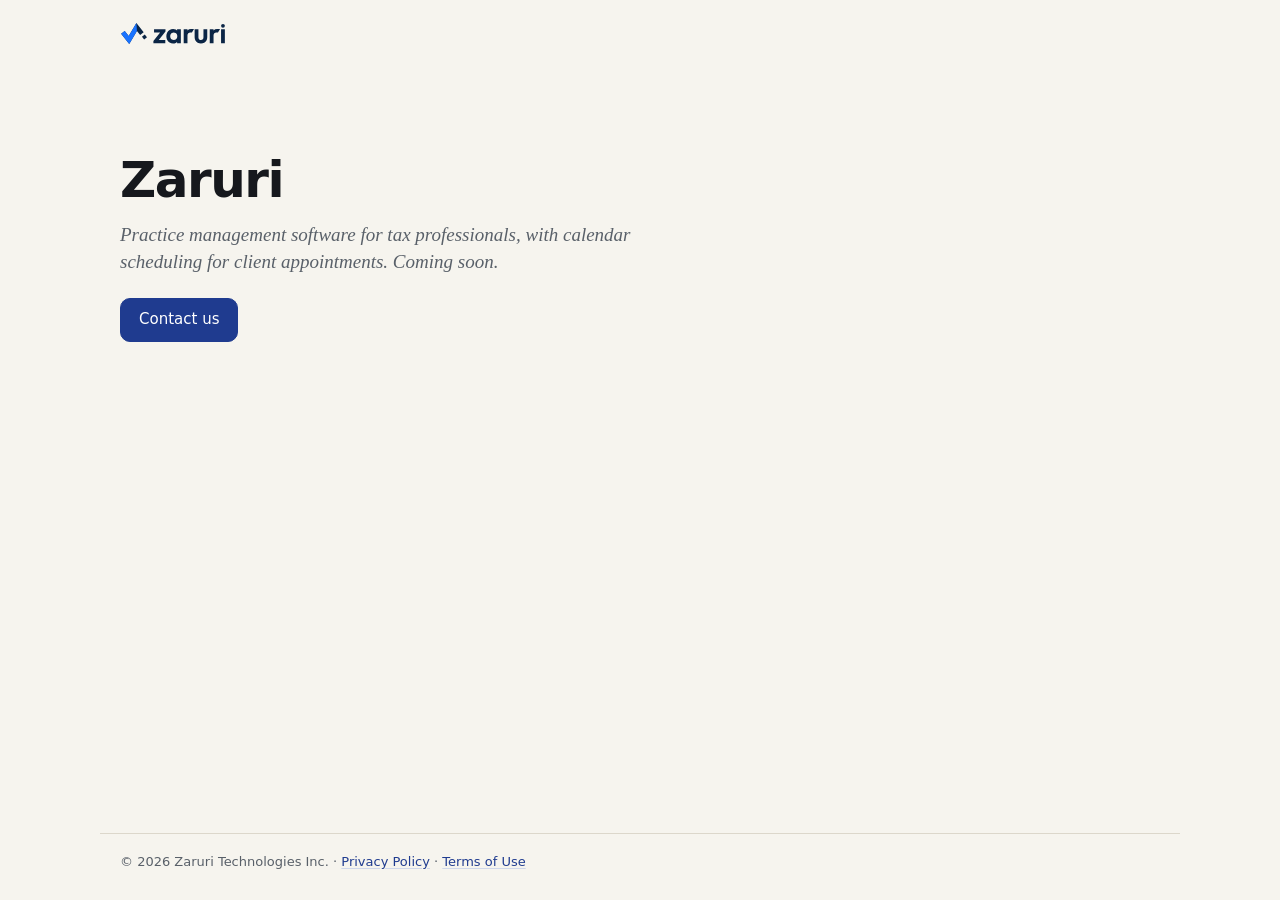
<file: index.html>
<!doctype html>
<html lang="en">
<head>
<meta charset="utf-8">
<meta name="viewport" content="width=device-width, initial-scale=1">
<title>Zaruri</title>
<meta name="description" content="Practice management software for tax professionals, with calendar scheduling for client appointments. Coming soon.">
<meta name="color-scheme" content="light dark">
<link rel="icon" type="image/svg+xml" href="data:image/svg+xml,%3Csvg%20xmlns%3D%22http%3A%2F%2Fwww.w3.org%2F2000%2Fsvg%22%20viewBox%3D%22-2.5%205.3%20103.6%20103.6%22%3E%3Cstyle%3E.b%7Bfill%3A%230B2545%7D.f%7Bfill%3A%231A73FF%7D%40media%20%28prefers-color-scheme%3Adark%29%7B.b%7Bfill%3A%23FFFFFF%7D.f%7Bfill%3A%234C8DFF%7D%7D%3C%2Fstyle%3E%3Cg%20transform%3D%22translate%280%208.55%29%22%3E%3Cpath%20class%3D%22b%22%20d%3D%22M0.530%2049.869%20L31.079%2088.750%20L59.107%2041.704%20L69.552%2054.897%20L84.448%2043.103%20L56.893%208.296%20L28.921%2055.250%20L15.470%2038.131Z%22%2F%3E%3Cpath%20class%3D%22f%22%20d%3D%22M0.530%2049.869%20L31.079%2088.750%20L28.921%2055.250%20L15.470%2038.131Z%20M31.079%2088.750%20L59.107%2041.704%20L56.893%208.296%20L28.921%2055.250Z%22%2F%3E%3Cpath%20class%3D%22b%22%20d%3D%22M88.777%2051.793%20L98.088%2063.554%20L86.327%2072.864%20L77.016%2061.104Z%22%2F%3E%3C%2Fg%3E%3C%2Fsvg%3E">
<link rel="stylesheet" href="/styles.css">
</head>
<body>
<a class="skip" href="#main">Skip to content</a>
<header class="site-head">
  <a class="brand" href="/" aria-label="Zaruri home"><svg class="logo-light" aria-hidden="true" focusable="false" xmlns="http://www.w3.org/2000/svg" viewBox="-235.3 -52.1 759.7 166.0"><g transform="translate(-230.24 -64.85) scale(1.9723)"><path d="M1.513 49.097 L30.937 86.546 L58.961 39.506 L70.532 54.121 L83.468 43.879 L57.039 10.494 L29.063 57.454 L14.487 38.903Z" fill="#0B2545"/><path d="M1.513 49.097 L30.937 86.546 L29.063 57.454 L14.487 38.903Z M30.937 86.546 L58.961 39.506 L57.039 10.494 L29.063 57.454Z" fill="#1A73FF"/><path d="M87.372 51.630 L95.441 61.822 L85.249 69.892 L77.180 59.699Z" fill="#0B2545"/></g><path d="M 4.1 84.5 58 15.5H 90.7L 36.8 84.5ZM 4.1 100V 84.5L 26.5 76.4H 89.4V 100ZM 8.7 23.6V 0H 90.7V 15.5L 68.9 23.6Z M 144.9 102.1Q 131.2 102.1 120.2 95.2Q 109.3 88.4 103.1 76.6Q 96.8 64.8 96.8 50.1Q 96.8 35.2 103.1 23.4Q 109.3 11.6 120.2 4.8Q 131.2 -2.1 144.9 -2.1Q 155.6 -2.1 164.1 2.3Q 172.6 6.6 177.7 14.4Q 182.8 22.2 183.2 31.9V 67.9Q 182.8 77.8 177.7 85.5Q 172.6 93.2 164.1 97.6Q 155.6 102.1 144.9 102.1ZM 149.8 77Q 161.2 77 168.3 69.5Q 175.3 61.9 175.3 49.9Q 175.3 42 172.1 35.9Q 168.9 29.8 163.2 26.4Q 157.5 23 149.8 23Q 142.4 23 136.7 26.4Q 131 29.8 127.8 35.9Q 124.6 42 124.6 49.9Q 124.6 58 127.8 64.1Q 131 70.2 136.7 73.6Q 142.4 77 149.8 77ZM 173.9 100V 73.1L 178.2 48.7L 173.9 24.6V 0H 200.8V 100Z M 221.2 100V 0H 248.3V 100ZM 248.3 44.7 237.8 37.7Q 239.7 19.3 248.6 8.6Q 257.5 -2.1 274.2 -2.1H 295L 280.2 22.6H 268Q 259.3 22.6 253.8 28.1Q 248.3 33.5 248.3 44.7Z M 344.9 102.1Q 331.7 102.1 321.4 96.5Q 311.2 90.9 305.4 81Q 299.6 71 299.6 58V 0H 326.9V 57.3Q 326.9 63.6 329 68Q 331.1 72.5 335.2 74.7Q 339.3 77 344.9 77Q 353.4 77 358.2 71.8Q 362.9 66.7 362.9 57.3V 0H 390.1V 58Q 390.1 71.2 384.4 81.2Q 378.7 91.1 368.4 96.6Q 358.2 102.1 344.9 102.1Z M 408 100V 0H 435.2V 100ZM 435.2 44.7 424.6 37.7Q 426.5 19.3 435.4 8.6Q 444.3 -2.1 461 -2.1H 481.8L 467 22.6H 454.8Q 446.1 22.6 440.6 28.1Q 435.2 33.5 435.2 44.7Z M 489.1 100V 0H 516.4V 100Z M489.10 -24.65 A13.65 13.65 0 1 0 516.40 -24.65 A13.65 13.65 0 1 0 489.10 -24.65 Z" fill="#0B2545"/></svg><svg class="logo-dark" aria-hidden="true" focusable="false" xmlns="http://www.w3.org/2000/svg" viewBox="-235.3 -52.1 759.7 166.0"><g transform="translate(-230.24 -64.85) scale(1.9723)"><path d="M1.513 49.097 L30.937 86.546 L58.961 39.506 L70.532 54.121 L83.468 43.879 L57.039 10.494 L29.063 57.454 L14.487 38.903Z" fill="#FFFFFF"/><path d="M1.513 49.097 L30.937 86.546 L29.063 57.454 L14.487 38.903Z M30.937 86.546 L58.961 39.506 L57.039 10.494 L29.063 57.454Z" fill="#4C8DFF"/><path d="M87.372 51.630 L95.441 61.822 L85.249 69.892 L77.180 59.699Z" fill="#FFFFFF"/></g><path d="M 4.1 84.5 58 15.5H 90.7L 36.8 84.5ZM 4.1 100V 84.5L 26.5 76.4H 89.4V 100ZM 8.7 23.6V 0H 90.7V 15.5L 68.9 23.6Z M 144.9 102.1Q 131.2 102.1 120.2 95.2Q 109.3 88.4 103.1 76.6Q 96.8 64.8 96.8 50.1Q 96.8 35.2 103.1 23.4Q 109.3 11.6 120.2 4.8Q 131.2 -2.1 144.9 -2.1Q 155.6 -2.1 164.1 2.3Q 172.6 6.6 177.7 14.4Q 182.8 22.2 183.2 31.9V 67.9Q 182.8 77.8 177.7 85.5Q 172.6 93.2 164.1 97.6Q 155.6 102.1 144.9 102.1ZM 149.8 77Q 161.2 77 168.3 69.5Q 175.3 61.9 175.3 49.9Q 175.3 42 172.1 35.9Q 168.9 29.8 163.2 26.4Q 157.5 23 149.8 23Q 142.4 23 136.7 26.4Q 131 29.8 127.8 35.9Q 124.6 42 124.6 49.9Q 124.6 58 127.8 64.1Q 131 70.2 136.7 73.6Q 142.4 77 149.8 77ZM 173.9 100V 73.1L 178.2 48.7L 173.9 24.6V 0H 200.8V 100Z M 221.2 100V 0H 248.3V 100ZM 248.3 44.7 237.8 37.7Q 239.7 19.3 248.6 8.6Q 257.5 -2.1 274.2 -2.1H 295L 280.2 22.6H 268Q 259.3 22.6 253.8 28.1Q 248.3 33.5 248.3 44.7Z M 344.9 102.1Q 331.7 102.1 321.4 96.5Q 311.2 90.9 305.4 81Q 299.6 71 299.6 58V 0H 326.9V 57.3Q 326.9 63.6 329 68Q 331.1 72.5 335.2 74.7Q 339.3 77 344.9 77Q 353.4 77 358.2 71.8Q 362.9 66.7 362.9 57.3V 0H 390.1V 58Q 390.1 71.2 384.4 81.2Q 378.7 91.1 368.4 96.6Q 358.2 102.1 344.9 102.1Z M 408 100V 0H 435.2V 100ZM 435.2 44.7 424.6 37.7Q 426.5 19.3 435.4 8.6Q 444.3 -2.1 461 -2.1H 481.8L 467 22.6H 454.8Q 446.1 22.6 440.6 28.1Q 435.2 33.5 435.2 44.7Z M 489.1 100V 0H 516.4V 100Z M489.10 -24.65 A13.65 13.65 0 1 0 516.40 -24.65 A13.65 13.65 0 1 0 489.10 -24.65 Z" fill="#FFFFFF"/></svg></a>
</header>
<main id="main">
<section class="hero" aria-labelledby="h1">
  <h1 id="h1">Zaruri</h1>
  <p class="story">Practice management software for tax professionals, with calendar scheduling for client appointments. Coming soon.</p>
  <p><a class="btn pri lg" href="mailto:hello@zaruri.com">Contact us</a></p>
</section>
</main>
<footer class="site-foot">
  <p>© 2026 Zaruri Technologies Inc. · <a href="/privacy/">Privacy Policy</a> · <a href="/terms/">Terms of Use</a></p>
</footer>
</body>
</html>
</file>
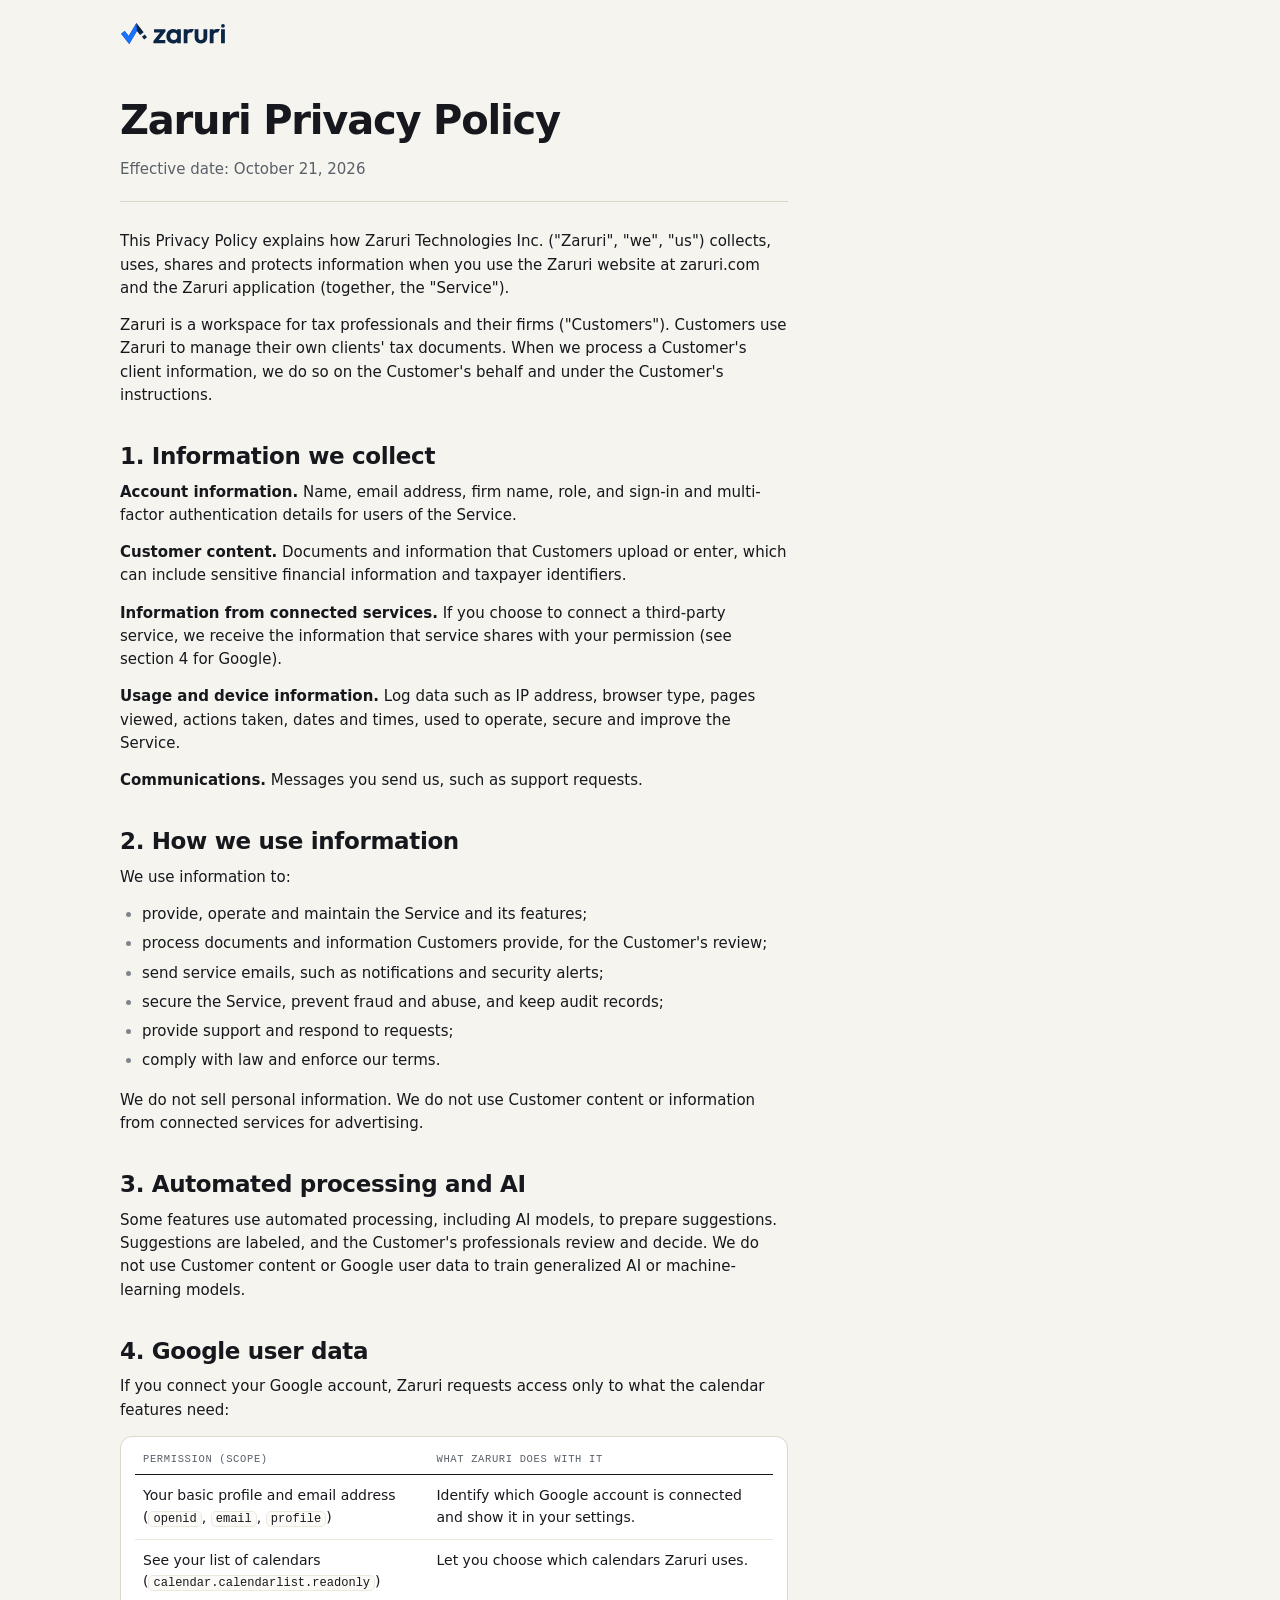
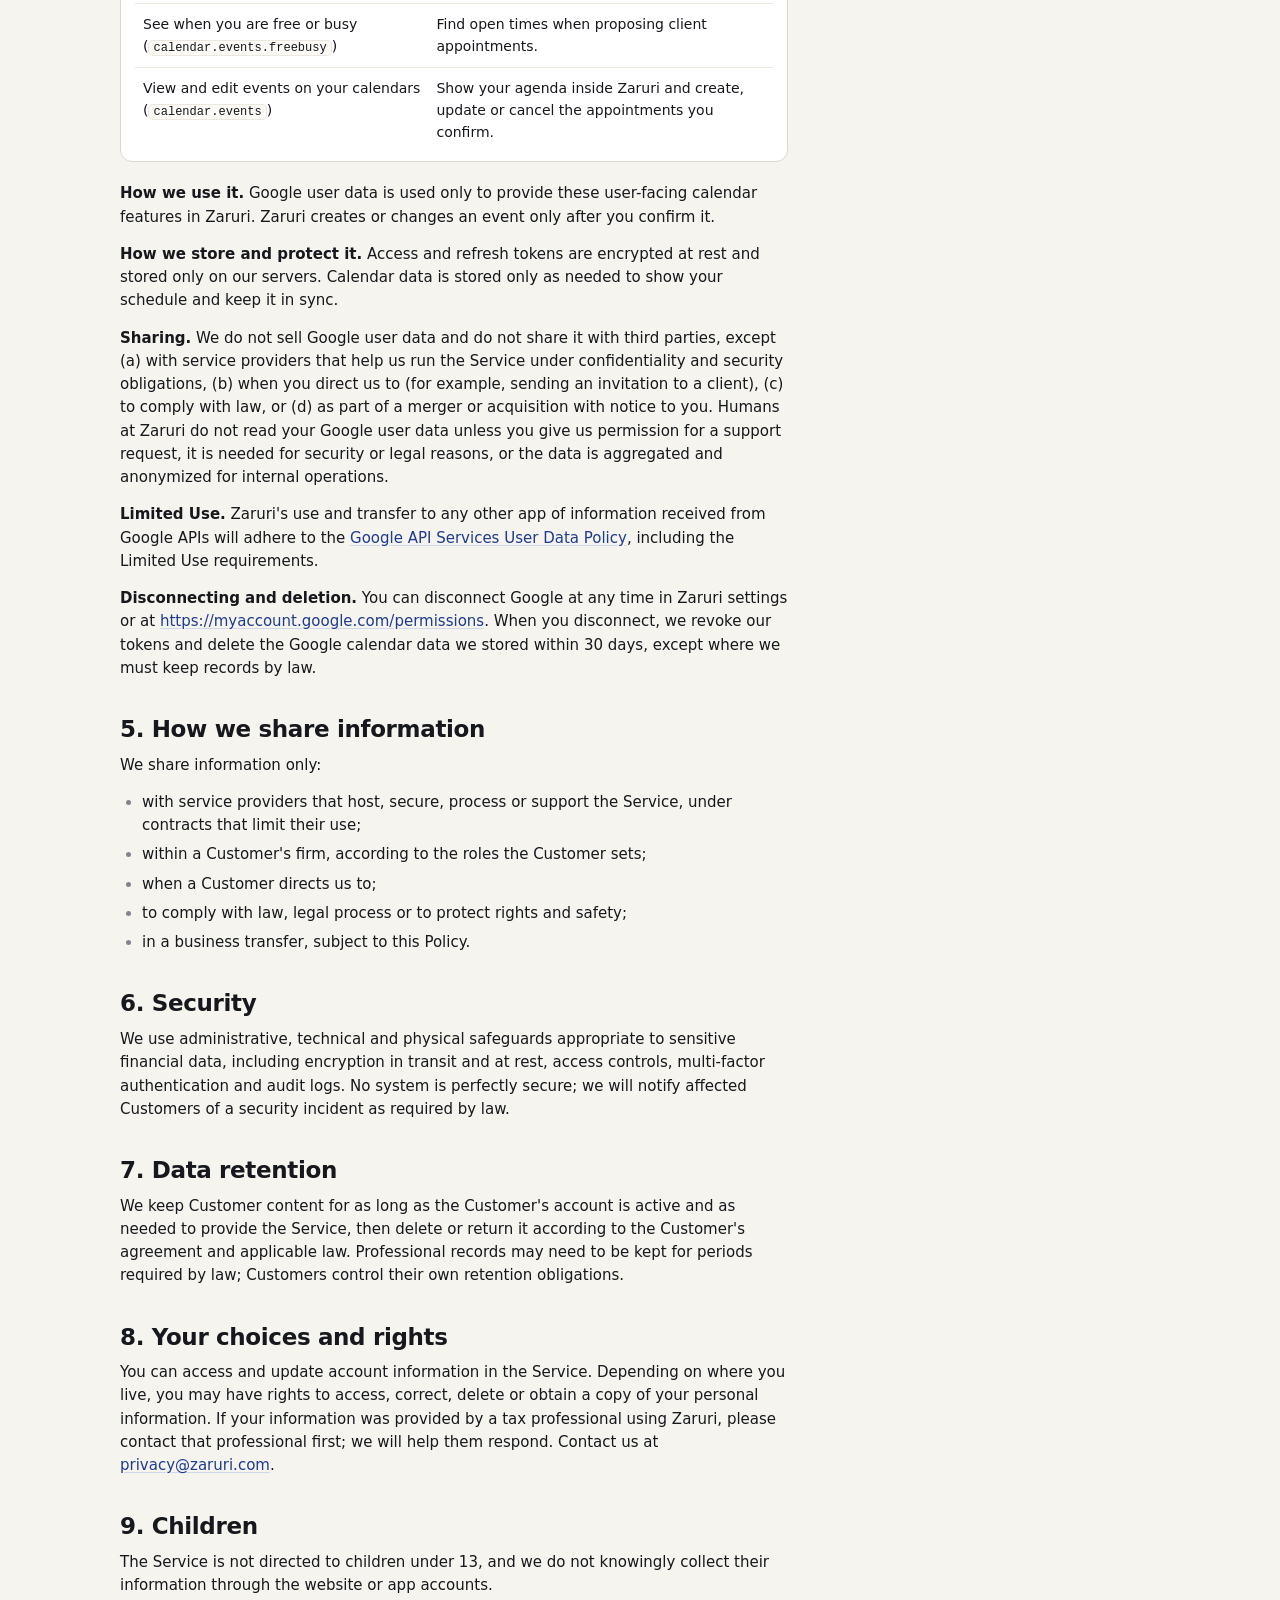
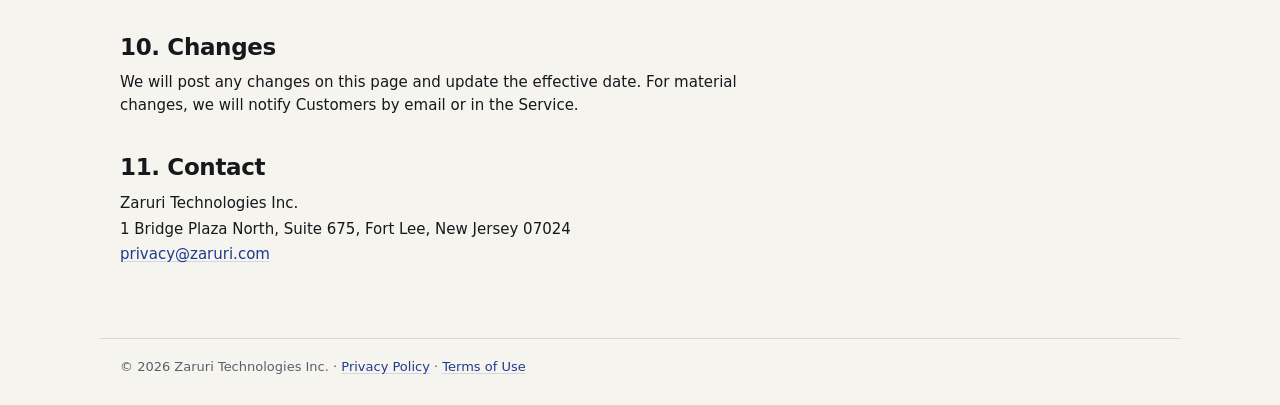
<file: privacy/index.html>
<!doctype html>
<html lang="en">
<head>
<meta charset="utf-8">
<meta name="viewport" content="width=device-width, initial-scale=1">
<title>Privacy Policy · Zaruri</title>
<meta name="description" content="Zaruri Privacy Policy">
<meta name="color-scheme" content="light dark">
<link rel="icon" type="image/svg+xml" href="data:image/svg+xml,%3Csvg%20xmlns%3D%22http%3A%2F%2Fwww.w3.org%2F2000%2Fsvg%22%20viewBox%3D%22-2.5%205.3%20103.6%20103.6%22%3E%3Cstyle%3E.b%7Bfill%3A%230B2545%7D.f%7Bfill%3A%231A73FF%7D%40media%20%28prefers-color-scheme%3Adark%29%7B.b%7Bfill%3A%23FFFFFF%7D.f%7Bfill%3A%234C8DFF%7D%7D%3C%2Fstyle%3E%3Cg%20transform%3D%22translate%280%208.55%29%22%3E%3Cpath%20class%3D%22b%22%20d%3D%22M0.530%2049.869%20L31.079%2088.750%20L59.107%2041.704%20L69.552%2054.897%20L84.448%2043.103%20L56.893%208.296%20L28.921%2055.250%20L15.470%2038.131Z%22%2F%3E%3Cpath%20class%3D%22f%22%20d%3D%22M0.530%2049.869%20L31.079%2088.750%20L28.921%2055.250%20L15.470%2038.131Z%20M31.079%2088.750%20L59.107%2041.704%20L56.893%208.296%20L28.921%2055.250Z%22%2F%3E%3Cpath%20class%3D%22b%22%20d%3D%22M88.777%2051.793%20L98.088%2063.554%20L86.327%2072.864%20L77.016%2061.104Z%22%2F%3E%3C%2Fg%3E%3C%2Fsvg%3E">
<link rel="stylesheet" href="/styles.css">
</head>
<body>
<a class="skip" href="#main">Skip to content</a>
<header class="site-head">
  <a class="brand" href="/" aria-label="Zaruri home"><svg class="logo-light" aria-hidden="true" focusable="false" xmlns="http://www.w3.org/2000/svg" viewBox="-235.3 -52.1 759.7 166.0"><g transform="translate(-230.24 -64.85) scale(1.9723)"><path d="M1.513 49.097 L30.937 86.546 L58.961 39.506 L70.532 54.121 L83.468 43.879 L57.039 10.494 L29.063 57.454 L14.487 38.903Z" fill="#0B2545"/><path d="M1.513 49.097 L30.937 86.546 L29.063 57.454 L14.487 38.903Z M30.937 86.546 L58.961 39.506 L57.039 10.494 L29.063 57.454Z" fill="#1A73FF"/><path d="M87.372 51.630 L95.441 61.822 L85.249 69.892 L77.180 59.699Z" fill="#0B2545"/></g><path d="M 4.1 84.5 58 15.5H 90.7L 36.8 84.5ZM 4.1 100V 84.5L 26.5 76.4H 89.4V 100ZM 8.7 23.6V 0H 90.7V 15.5L 68.9 23.6Z M 144.9 102.1Q 131.2 102.1 120.2 95.2Q 109.3 88.4 103.1 76.6Q 96.8 64.8 96.8 50.1Q 96.8 35.2 103.1 23.4Q 109.3 11.6 120.2 4.8Q 131.2 -2.1 144.9 -2.1Q 155.6 -2.1 164.1 2.3Q 172.6 6.6 177.7 14.4Q 182.8 22.2 183.2 31.9V 67.9Q 182.8 77.8 177.7 85.5Q 172.6 93.2 164.1 97.6Q 155.6 102.1 144.9 102.1ZM 149.8 77Q 161.2 77 168.3 69.5Q 175.3 61.9 175.3 49.9Q 175.3 42 172.1 35.9Q 168.9 29.8 163.2 26.4Q 157.5 23 149.8 23Q 142.4 23 136.7 26.4Q 131 29.8 127.8 35.9Q 124.6 42 124.6 49.9Q 124.6 58 127.8 64.1Q 131 70.2 136.7 73.6Q 142.4 77 149.8 77ZM 173.9 100V 73.1L 178.2 48.7L 173.9 24.6V 0H 200.8V 100Z M 221.2 100V 0H 248.3V 100ZM 248.3 44.7 237.8 37.7Q 239.7 19.3 248.6 8.6Q 257.5 -2.1 274.2 -2.1H 295L 280.2 22.6H 268Q 259.3 22.6 253.8 28.1Q 248.3 33.5 248.3 44.7Z M 344.9 102.1Q 331.7 102.1 321.4 96.5Q 311.2 90.9 305.4 81Q 299.6 71 299.6 58V 0H 326.9V 57.3Q 326.9 63.6 329 68Q 331.1 72.5 335.2 74.7Q 339.3 77 344.9 77Q 353.4 77 358.2 71.8Q 362.9 66.7 362.9 57.3V 0H 390.1V 58Q 390.1 71.2 384.4 81.2Q 378.7 91.1 368.4 96.6Q 358.2 102.1 344.9 102.1Z M 408 100V 0H 435.2V 100ZM 435.2 44.7 424.6 37.7Q 426.5 19.3 435.4 8.6Q 444.3 -2.1 461 -2.1H 481.8L 467 22.6H 454.8Q 446.1 22.6 440.6 28.1Q 435.2 33.5 435.2 44.7Z M 489.1 100V 0H 516.4V 100Z M489.10 -24.65 A13.65 13.65 0 1 0 516.40 -24.65 A13.65 13.65 0 1 0 489.10 -24.65 Z" fill="#0B2545"/></svg><svg class="logo-dark" aria-hidden="true" focusable="false" xmlns="http://www.w3.org/2000/svg" viewBox="-235.3 -52.1 759.7 166.0"><g transform="translate(-230.24 -64.85) scale(1.9723)"><path d="M1.513 49.097 L30.937 86.546 L58.961 39.506 L70.532 54.121 L83.468 43.879 L57.039 10.494 L29.063 57.454 L14.487 38.903Z" fill="#FFFFFF"/><path d="M1.513 49.097 L30.937 86.546 L29.063 57.454 L14.487 38.903Z M30.937 86.546 L58.961 39.506 L57.039 10.494 L29.063 57.454Z" fill="#4C8DFF"/><path d="M87.372 51.630 L95.441 61.822 L85.249 69.892 L77.180 59.699Z" fill="#FFFFFF"/></g><path d="M 4.1 84.5 58 15.5H 90.7L 36.8 84.5ZM 4.1 100V 84.5L 26.5 76.4H 89.4V 100ZM 8.7 23.6V 0H 90.7V 15.5L 68.9 23.6Z M 144.9 102.1Q 131.2 102.1 120.2 95.2Q 109.3 88.4 103.1 76.6Q 96.8 64.8 96.8 50.1Q 96.8 35.2 103.1 23.4Q 109.3 11.6 120.2 4.8Q 131.2 -2.1 144.9 -2.1Q 155.6 -2.1 164.1 2.3Q 172.6 6.6 177.7 14.4Q 182.8 22.2 183.2 31.9V 67.9Q 182.8 77.8 177.7 85.5Q 172.6 93.2 164.1 97.6Q 155.6 102.1 144.9 102.1ZM 149.8 77Q 161.2 77 168.3 69.5Q 175.3 61.9 175.3 49.9Q 175.3 42 172.1 35.9Q 168.9 29.8 163.2 26.4Q 157.5 23 149.8 23Q 142.4 23 136.7 26.4Q 131 29.8 127.8 35.9Q 124.6 42 124.6 49.9Q 124.6 58 127.8 64.1Q 131 70.2 136.7 73.6Q 142.4 77 149.8 77ZM 173.9 100V 73.1L 178.2 48.7L 173.9 24.6V 0H 200.8V 100Z M 221.2 100V 0H 248.3V 100ZM 248.3 44.7 237.8 37.7Q 239.7 19.3 248.6 8.6Q 257.5 -2.1 274.2 -2.1H 295L 280.2 22.6H 268Q 259.3 22.6 253.8 28.1Q 248.3 33.5 248.3 44.7Z M 344.9 102.1Q 331.7 102.1 321.4 96.5Q 311.2 90.9 305.4 81Q 299.6 71 299.6 58V 0H 326.9V 57.3Q 326.9 63.6 329 68Q 331.1 72.5 335.2 74.7Q 339.3 77 344.9 77Q 353.4 77 358.2 71.8Q 362.9 66.7 362.9 57.3V 0H 390.1V 58Q 390.1 71.2 384.4 81.2Q 378.7 91.1 368.4 96.6Q 358.2 102.1 344.9 102.1Z M 408 100V 0H 435.2V 100ZM 435.2 44.7 424.6 37.7Q 426.5 19.3 435.4 8.6Q 444.3 -2.1 461 -2.1H 481.8L 467 22.6H 454.8Q 446.1 22.6 440.6 28.1Q 435.2 33.5 435.2 44.7Z M 489.1 100V 0H 516.4V 100Z M489.10 -24.65 A13.65 13.65 0 1 0 516.40 -24.65 A13.65 13.65 0 1 0 489.10 -24.65 Z" fill="#FFFFFF"/></svg></a>
</header>
<main id="main">
<article class="doc">
  <h1>Zaruri Privacy Policy</h1>
  <p class="eff">Effective date: October 21, 2026</p>
<p>This Privacy Policy explains how Zaruri Technologies Inc. ("Zaruri", "we", "us") collects, uses, shares and protects information when you use the Zaruri website at zaruri.com and the Zaruri application (together, the "Service").</p>
<p>Zaruri is a workspace for tax professionals and their firms ("Customers"). Customers use Zaruri to manage their own clients' tax documents. When we process a Customer's client information, we do so on the Customer's behalf and under the Customer's instructions.</p>
<h2 id="s1">1. Information we collect</h2>
<p><strong>Account information.</strong> Name, email address, firm name, role, and sign-in and multi-factor authentication details for users of the Service.</p>
<p><strong>Customer content.</strong> Documents and information that Customers upload or enter, which can include sensitive financial information and taxpayer identifiers.</p>
<p><strong>Information from connected services.</strong> If you choose to connect a third-party service, we receive the information that service shares with your permission (see section 4 for Google).</p>
<p><strong>Usage and device information.</strong> Log data such as IP address, browser type, pages viewed, actions taken, dates and times, used to operate, secure and improve the Service.</p>
<p><strong>Communications.</strong> Messages you send us, such as support requests.</p>
<h2 id="s2">2. How we use information</h2>
<p>We use information to:</p>
<ul><li>provide, operate and maintain the Service and its features;</li><li>process documents and information Customers provide, for the Customer's review;</li><li>send service emails, such as notifications and security alerts;</li><li>secure the Service, prevent fraud and abuse, and keep audit records;</li><li>provide support and respond to requests;</li><li>comply with law and enforce our terms.</li></ul>
<p>We do not sell personal information. We do not use Customer content or information from connected services for advertising.</p>
<h2 id="s3">3. Automated processing and AI</h2>
<p>Some features use automated processing, including AI models, to prepare suggestions. Suggestions are labeled, and the Customer's professionals review and decide. We do not use Customer content or Google user data to train generalized AI or machine-learning models.</p>
<h2 id="s4">4. Google user data</h2>
<p>If you connect your Google account, Zaruri requests access only to what the calendar features need:</p>
<div class="table-wrap"><table class="table perm"><thead><tr><th scope="col">Permission (scope)</th><th scope="col">What Zaruri does with it</th></tr></thead><tbody><tr><td>Your basic profile and email address (<code>openid</code>, <code>email</code>, <code>profile</code>)</td><td>Identify which Google account is connected and show it in your settings.</td></tr><tr><td>See your list of calendars (<code>calendar.calendarlist.readonly</code>)</td><td>Let you choose which calendars Zaruri uses.</td></tr><tr><td>See when you are free or busy (<code>calendar.events.freebusy</code>)</td><td>Find open times when proposing client appointments.</td></tr><tr><td>View and edit events on your calendars (<code>calendar.events</code>)</td><td>Show your agenda inside Zaruri and create, update or cancel the appointments you confirm.</td></tr></tbody></table></div>
<p><strong>How we use it.</strong> Google user data is used only to provide these user-facing calendar features in Zaruri. Zaruri creates or changes an event only after you confirm it.</p>
<p><strong>How we store and protect it.</strong> Access and refresh tokens are encrypted at rest and stored only on our servers. Calendar data is stored only as needed to show your schedule and keep it in sync.</p>
<p><strong>Sharing.</strong> We do not sell Google user data and do not share it with third parties, except (a) with service providers that help us run the Service under confidentiality and security obligations, (b) when you direct us to (for example, sending an invitation to a client), (c) to comply with law, or (d) as part of a merger or acquisition with notice to you. Humans at Zaruri do not read your Google user data unless you give us permission for a support request, it is needed for security or legal reasons, or the data is aggregated and anonymized for internal operations.</p>
<p><strong>Limited Use.</strong> Zaruri's use and transfer to any other app of information received from Google APIs will adhere to the <a href="https://developers.google.com/terms/api-services-user-data-policy" rel="noopener">Google API Services User Data Policy</a>, including the Limited Use requirements.</p>
<p><strong>Disconnecting and deletion.</strong> You can disconnect Google at any time in Zaruri settings or at <a href="https://myaccount.google.com/permissions" rel="noopener">https://myaccount.google.com/permissions</a>. When you disconnect, we revoke our tokens and delete the Google calendar data we stored within 30 days, except where we must keep records by law.</p>
<h2 id="s5">5. How we share information</h2>
<p>We share information only:</p>
<ul><li>with service providers that host, secure, process or support the Service, under contracts that limit their use;</li><li>within a Customer's firm, according to the roles the Customer sets;</li><li>when a Customer directs us to;</li><li>to comply with law, legal process or to protect rights and safety;</li><li>in a business transfer, subject to this Policy.</li></ul>
<h2 id="s6">6. Security</h2>
<p>We use administrative, technical and physical safeguards appropriate to sensitive financial data, including encryption in transit and at rest, access controls, multi-factor authentication and audit logs. No system is perfectly secure; we will notify affected Customers of a security incident as required by law.</p>
<h2 id="s7">7. Data retention</h2>
<p>We keep Customer content for as long as the Customer's account is active and as needed to provide the Service, then delete or return it according to the Customer's agreement and applicable law. Professional records may need to be kept for periods required by law; Customers control their own retention obligations.</p>
<h2 id="s8">8. Your choices and rights</h2>
<p>You can access and update account information in the Service. Depending on where you live, you may have rights to access, correct, delete or obtain a copy of your personal information. If your information was provided by a tax professional using Zaruri, please contact that professional first; we will help them respond. Contact us at <a href="mailto:privacy@zaruri.com">privacy@zaruri.com</a>.</p>
<h2 id="s9">9. Children</h2>
<p>The Service is not directed to children under 13, and we do not knowingly collect their information through the website or app accounts.</p>
<h2 id="s10">10. Changes</h2>
<p>We will post any changes on this page and update the effective date. For material changes, we will notify Customers by email or in the Service.</p>
<h2 id="s11">11. Contact</h2>
<p class="addr">Zaruri Technologies Inc.<br>1 Bridge Plaza North, Suite 675, Fort Lee, New Jersey 07024<br><a href="mailto:privacy@zaruri.com">privacy@zaruri.com</a></p>
</article>
</main>
<footer class="site-foot">
  <p>© 2026 Zaruri Technologies Inc. · <a href="/privacy/">Privacy Policy</a> · <a href="/terms/">Terms of Use</a></p>
</footer>
</body>
</html>
</file>
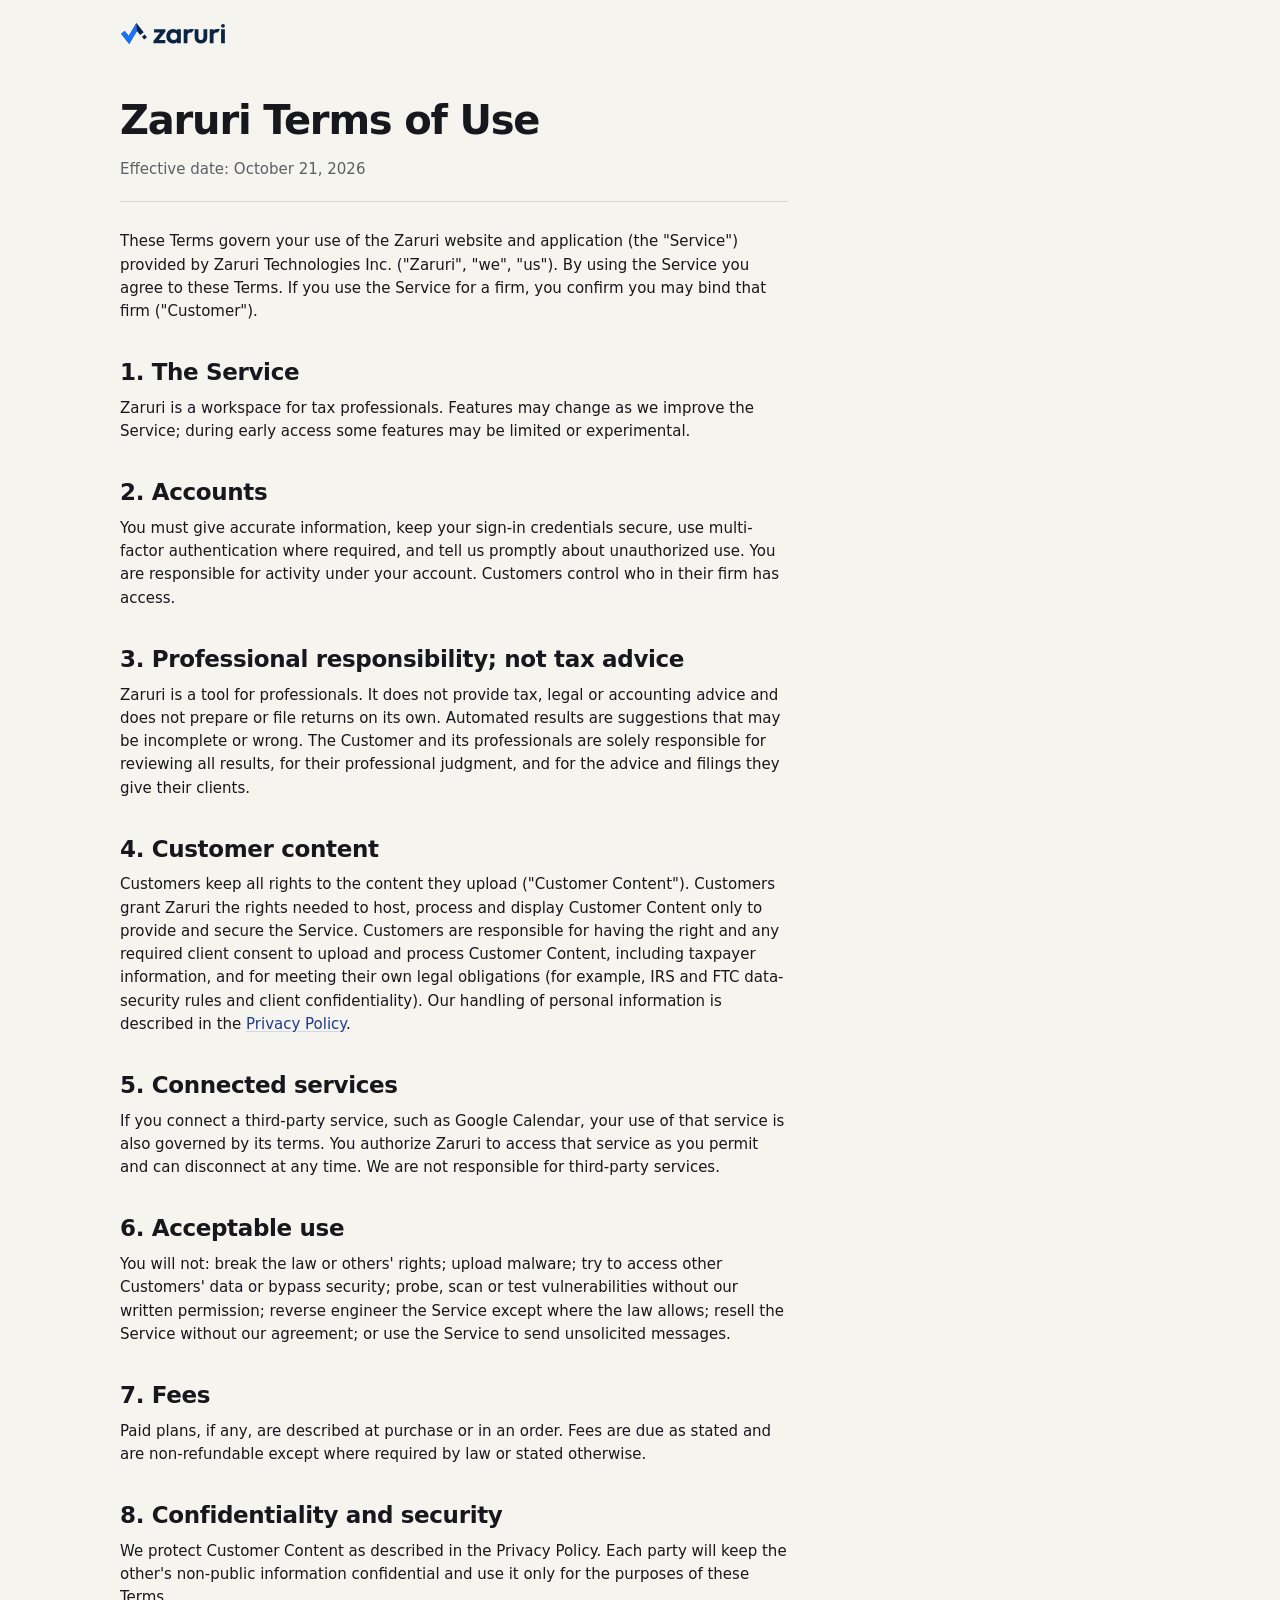
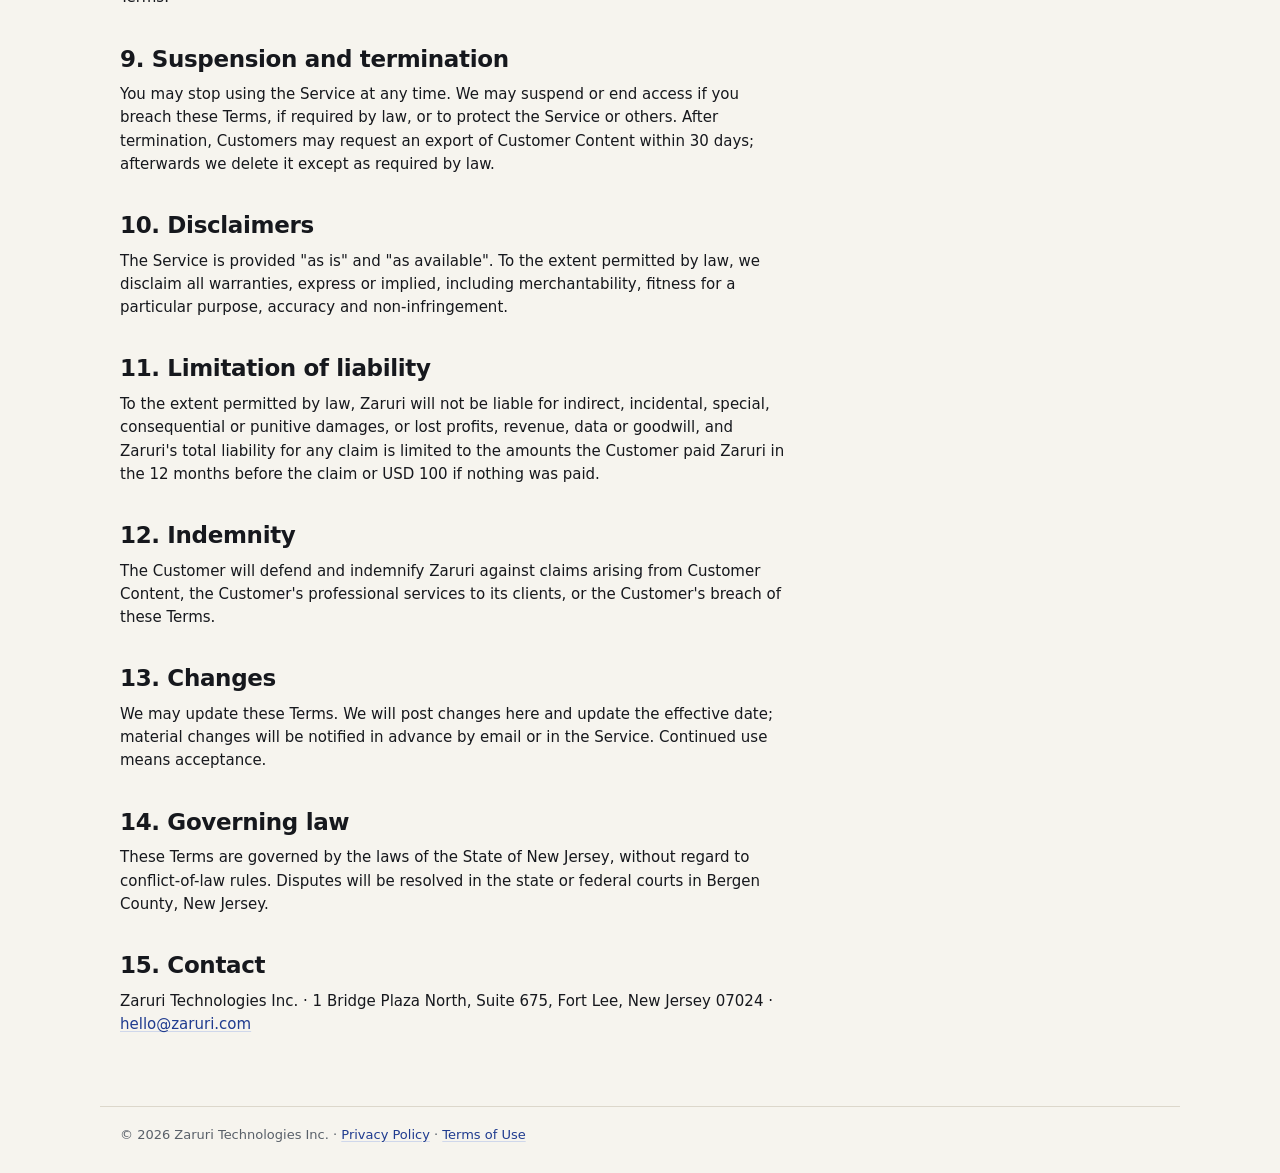
<file: terms/index.html>
<!doctype html>
<html lang="en">
<head>
<meta charset="utf-8">
<meta name="viewport" content="width=device-width, initial-scale=1">
<title>Terms of Use · Zaruri</title>
<meta name="description" content="Zaruri Terms of Use">
<meta name="color-scheme" content="light dark">
<link rel="icon" type="image/svg+xml" href="data:image/svg+xml,%3Csvg%20xmlns%3D%22http%3A%2F%2Fwww.w3.org%2F2000%2Fsvg%22%20viewBox%3D%22-2.5%205.3%20103.6%20103.6%22%3E%3Cstyle%3E.b%7Bfill%3A%230B2545%7D.f%7Bfill%3A%231A73FF%7D%40media%20%28prefers-color-scheme%3Adark%29%7B.b%7Bfill%3A%23FFFFFF%7D.f%7Bfill%3A%234C8DFF%7D%7D%3C%2Fstyle%3E%3Cg%20transform%3D%22translate%280%208.55%29%22%3E%3Cpath%20class%3D%22b%22%20d%3D%22M0.530%2049.869%20L31.079%2088.750%20L59.107%2041.704%20L69.552%2054.897%20L84.448%2043.103%20L56.893%208.296%20L28.921%2055.250%20L15.470%2038.131Z%22%2F%3E%3Cpath%20class%3D%22f%22%20d%3D%22M0.530%2049.869%20L31.079%2088.750%20L28.921%2055.250%20L15.470%2038.131Z%20M31.079%2088.750%20L59.107%2041.704%20L56.893%208.296%20L28.921%2055.250Z%22%2F%3E%3Cpath%20class%3D%22b%22%20d%3D%22M88.777%2051.793%20L98.088%2063.554%20L86.327%2072.864%20L77.016%2061.104Z%22%2F%3E%3C%2Fg%3E%3C%2Fsvg%3E">
<link rel="stylesheet" href="/styles.css">
</head>
<body>
<a class="skip" href="#main">Skip to content</a>
<header class="site-head">
  <a class="brand" href="/" aria-label="Zaruri home"><svg class="logo-light" aria-hidden="true" focusable="false" xmlns="http://www.w3.org/2000/svg" viewBox="-235.3 -52.1 759.7 166.0"><g transform="translate(-230.24 -64.85) scale(1.9723)"><path d="M1.513 49.097 L30.937 86.546 L58.961 39.506 L70.532 54.121 L83.468 43.879 L57.039 10.494 L29.063 57.454 L14.487 38.903Z" fill="#0B2545"/><path d="M1.513 49.097 L30.937 86.546 L29.063 57.454 L14.487 38.903Z M30.937 86.546 L58.961 39.506 L57.039 10.494 L29.063 57.454Z" fill="#1A73FF"/><path d="M87.372 51.630 L95.441 61.822 L85.249 69.892 L77.180 59.699Z" fill="#0B2545"/></g><path d="M 4.1 84.5 58 15.5H 90.7L 36.8 84.5ZM 4.1 100V 84.5L 26.5 76.4H 89.4V 100ZM 8.7 23.6V 0H 90.7V 15.5L 68.9 23.6Z M 144.9 102.1Q 131.2 102.1 120.2 95.2Q 109.3 88.4 103.1 76.6Q 96.8 64.8 96.8 50.1Q 96.8 35.2 103.1 23.4Q 109.3 11.6 120.2 4.8Q 131.2 -2.1 144.9 -2.1Q 155.6 -2.1 164.1 2.3Q 172.6 6.6 177.7 14.4Q 182.8 22.2 183.2 31.9V 67.9Q 182.8 77.8 177.7 85.5Q 172.6 93.2 164.1 97.6Q 155.6 102.1 144.9 102.1ZM 149.8 77Q 161.2 77 168.3 69.5Q 175.3 61.9 175.3 49.9Q 175.3 42 172.1 35.9Q 168.9 29.8 163.2 26.4Q 157.5 23 149.8 23Q 142.4 23 136.7 26.4Q 131 29.8 127.8 35.9Q 124.6 42 124.6 49.9Q 124.6 58 127.8 64.1Q 131 70.2 136.7 73.6Q 142.4 77 149.8 77ZM 173.9 100V 73.1L 178.2 48.7L 173.9 24.6V 0H 200.8V 100Z M 221.2 100V 0H 248.3V 100ZM 248.3 44.7 237.8 37.7Q 239.7 19.3 248.6 8.6Q 257.5 -2.1 274.2 -2.1H 295L 280.2 22.6H 268Q 259.3 22.6 253.8 28.1Q 248.3 33.5 248.3 44.7Z M 344.9 102.1Q 331.7 102.1 321.4 96.5Q 311.2 90.9 305.4 81Q 299.6 71 299.6 58V 0H 326.9V 57.3Q 326.9 63.6 329 68Q 331.1 72.5 335.2 74.7Q 339.3 77 344.9 77Q 353.4 77 358.2 71.8Q 362.9 66.7 362.9 57.3V 0H 390.1V 58Q 390.1 71.2 384.4 81.2Q 378.7 91.1 368.4 96.6Q 358.2 102.1 344.9 102.1Z M 408 100V 0H 435.2V 100ZM 435.2 44.7 424.6 37.7Q 426.5 19.3 435.4 8.6Q 444.3 -2.1 461 -2.1H 481.8L 467 22.6H 454.8Q 446.1 22.6 440.6 28.1Q 435.2 33.5 435.2 44.7Z M 489.1 100V 0H 516.4V 100Z M489.10 -24.65 A13.65 13.65 0 1 0 516.40 -24.65 A13.65 13.65 0 1 0 489.10 -24.65 Z" fill="#0B2545"/></svg><svg class="logo-dark" aria-hidden="true" focusable="false" xmlns="http://www.w3.org/2000/svg" viewBox="-235.3 -52.1 759.7 166.0"><g transform="translate(-230.24 -64.85) scale(1.9723)"><path d="M1.513 49.097 L30.937 86.546 L58.961 39.506 L70.532 54.121 L83.468 43.879 L57.039 10.494 L29.063 57.454 L14.487 38.903Z" fill="#FFFFFF"/><path d="M1.513 49.097 L30.937 86.546 L29.063 57.454 L14.487 38.903Z M30.937 86.546 L58.961 39.506 L57.039 10.494 L29.063 57.454Z" fill="#4C8DFF"/><path d="M87.372 51.630 L95.441 61.822 L85.249 69.892 L77.180 59.699Z" fill="#FFFFFF"/></g><path d="M 4.1 84.5 58 15.5H 90.7L 36.8 84.5ZM 4.1 100V 84.5L 26.5 76.4H 89.4V 100ZM 8.7 23.6V 0H 90.7V 15.5L 68.9 23.6Z M 144.9 102.1Q 131.2 102.1 120.2 95.2Q 109.3 88.4 103.1 76.6Q 96.8 64.8 96.8 50.1Q 96.8 35.2 103.1 23.4Q 109.3 11.6 120.2 4.8Q 131.2 -2.1 144.9 -2.1Q 155.6 -2.1 164.1 2.3Q 172.6 6.6 177.7 14.4Q 182.8 22.2 183.2 31.9V 67.9Q 182.8 77.8 177.7 85.5Q 172.6 93.2 164.1 97.6Q 155.6 102.1 144.9 102.1ZM 149.8 77Q 161.2 77 168.3 69.5Q 175.3 61.9 175.3 49.9Q 175.3 42 172.1 35.9Q 168.9 29.8 163.2 26.4Q 157.5 23 149.8 23Q 142.4 23 136.7 26.4Q 131 29.8 127.8 35.9Q 124.6 42 124.6 49.9Q 124.6 58 127.8 64.1Q 131 70.2 136.7 73.6Q 142.4 77 149.8 77ZM 173.9 100V 73.1L 178.2 48.7L 173.9 24.6V 0H 200.8V 100Z M 221.2 100V 0H 248.3V 100ZM 248.3 44.7 237.8 37.7Q 239.7 19.3 248.6 8.6Q 257.5 -2.1 274.2 -2.1H 295L 280.2 22.6H 268Q 259.3 22.6 253.8 28.1Q 248.3 33.5 248.3 44.7Z M 344.9 102.1Q 331.7 102.1 321.4 96.5Q 311.2 90.9 305.4 81Q 299.6 71 299.6 58V 0H 326.9V 57.3Q 326.9 63.6 329 68Q 331.1 72.5 335.2 74.7Q 339.3 77 344.9 77Q 353.4 77 358.2 71.8Q 362.9 66.7 362.9 57.3V 0H 390.1V 58Q 390.1 71.2 384.4 81.2Q 378.7 91.1 368.4 96.6Q 358.2 102.1 344.9 102.1Z M 408 100V 0H 435.2V 100ZM 435.2 44.7 424.6 37.7Q 426.5 19.3 435.4 8.6Q 444.3 -2.1 461 -2.1H 481.8L 467 22.6H 454.8Q 446.1 22.6 440.6 28.1Q 435.2 33.5 435.2 44.7Z M 489.1 100V 0H 516.4V 100Z M489.10 -24.65 A13.65 13.65 0 1 0 516.40 -24.65 A13.65 13.65 0 1 0 489.10 -24.65 Z" fill="#FFFFFF"/></svg></a>
</header>
<main id="main">
<article class="doc">
  <h1>Zaruri Terms of Use</h1>
  <p class="eff">Effective date: October 21, 2026</p>
<p>These Terms govern your use of the Zaruri website and application (the "Service") provided by Zaruri Technologies Inc. ("Zaruri", "we", "us"). By using the Service you agree to these Terms. If you use the Service for a firm, you confirm you may bind that firm ("Customer").</p>
<h2 id="s1">1. The Service</h2>
<p>Zaruri is a workspace for tax professionals. Features may change as we improve the Service; during early access some features may be limited or experimental.</p>
<h2 id="s2">2. Accounts</h2>
<p>You must give accurate information, keep your sign-in credentials secure, use multi-factor authentication where required, and tell us promptly about unauthorized use. You are responsible for activity under your account. Customers control who in their firm has access.</p>
<h2 id="s3">3. Professional responsibility; not tax advice</h2>
<p>Zaruri is a tool for professionals. It does not provide tax, legal or accounting advice and does not prepare or file returns on its own. Automated results are suggestions that may be incomplete or wrong. The Customer and its professionals are solely responsible for reviewing all results, for their professional judgment, and for the advice and filings they give their clients.</p>
<h2 id="s4">4. Customer content</h2>
<p>Customers keep all rights to the content they upload ("Customer Content"). Customers grant Zaruri the rights needed to host, process and display Customer Content only to provide and secure the Service. Customers are responsible for having the right and any required client consent to upload and process Customer Content, including taxpayer information, and for meeting their own legal obligations (for example, IRS and FTC data-security rules and client confidentiality). Our handling of personal information is described in the <a href="/privacy/">Privacy Policy</a>.</p>
<h2 id="s5">5. Connected services</h2>
<p>If you connect a third-party service, such as Google Calendar, your use of that service is also governed by its terms. You authorize Zaruri to access that service as you permit and can disconnect at any time. We are not responsible for third-party services.</p>
<h2 id="s6">6. Acceptable use</h2>
<p>You will not: break the law or others' rights; upload malware; try to access other Customers' data or bypass security; probe, scan or test vulnerabilities without our written permission; reverse engineer the Service except where the law allows; resell the Service without our agreement; or use the Service to send unsolicited messages.</p>
<h2 id="s7">7. Fees</h2>
<p>Paid plans, if any, are described at purchase or in an order. Fees are due as stated and are non-refundable except where required by law or stated otherwise.</p>
<h2 id="s8">8. Confidentiality and security</h2>
<p>We protect Customer Content as described in the Privacy Policy. Each party will keep the other's non-public information confidential and use it only for the purposes of these Terms.</p>
<h2 id="s9">9. Suspension and termination</h2>
<p>You may stop using the Service at any time. We may suspend or end access if you breach these Terms, if required by law, or to protect the Service or others. After termination, Customers may request an export of Customer Content within 30 days; afterwards we delete it except as required by law.</p>
<h2 id="s10">10. Disclaimers</h2>
<p>The Service is provided "as is" and "as available". To the extent permitted by law, we disclaim all warranties, express or implied, including merchantability, fitness for a particular purpose, accuracy and non-infringement.</p>
<h2 id="s11">11. Limitation of liability</h2>
<p>To the extent permitted by law, Zaruri will not be liable for indirect, incidental, special, consequential or punitive damages, or lost profits, revenue, data or goodwill, and Zaruri's total liability for any claim is limited to the amounts the Customer paid Zaruri in the 12 months before the claim or USD 100 if nothing was paid.</p>
<h2 id="s12">12. Indemnity</h2>
<p>The Customer will defend and indemnify Zaruri against claims arising from Customer Content, the Customer's professional services to its clients, or the Customer's breach of these Terms.</p>
<h2 id="s13">13. Changes</h2>
<p>We may update these Terms. We will post changes here and update the effective date; material changes will be notified in advance by email or in the Service. Continued use means acceptance.</p>
<h2 id="s14">14. Governing law</h2>
<p>These Terms are governed by the laws of the State of New Jersey, without regard to conflict-of-law rules. Disputes will be resolved in the state or federal courts in Bergen County, New Jersey.</p>
<h2 id="s15">15. Contact</h2>
<p>Zaruri Technologies Inc. · 1 Bridge Plaza North, Suite 675, Fort Lee, New Jersey 07024 · <a href="mailto:hello@zaruri.com">hello@zaruri.com</a></p>
</article>
</main>
<footer class="site-foot">
  <p>© 2026 Zaruri Technologies Inc. · <a href="/privacy/">Privacy Policy</a> · <a href="/terms/">Terms of Use</a></p>
</footer>
</body>
</html>
</file>
<file: styles.css>
/* zaruri.com — styles from the Zaruri design tokens (Guided Workbench v59).
   No web fonts, no external requests: the token font stacks fall back to system fonts. */
:root{
  --paper:#F6F4EE; --sheet:#FFFFFF; --sheet2:#FBFAF6; --line:#DCD7CB; --row:#ECE8DE;
  --ink:#16181D; --muted:#596069; --faint:#80858E;
  --accent:#1F3B8F; --accentSoft:#ECEFF7; --accentLine:#CFD7EB;
  --chg:#8A5300; --chgSoft:#FBF4E6; --chgLine:#E8D5AE;
  --f-ui:system-ui,-apple-system,'Segoe UI',Roboto,'Helvetica Neue',Arial,sans-serif;
  --f-num:ui-monospace,'SF Mono',Menlo,Consolas,'Liberation Mono',monospace;
  --f-note:Georgia,'Times New Roman',serif;
  --r:8px; --r-md:10px; --r-lg:12px;
  color-scheme:light;
}
@media (prefers-color-scheme: dark){ :root{
  --paper:#111317; --sheet:#191C21; --sheet2:#1D2026; --line:#2F333B; --row:#252930;
  --ink:#E9E7E1; --muted:#A3A8B0; --faint:#7E838C;
  --accent:#9DB3F2; --accentSoft:#1D2540; --accentLine:#33406A;
  --chg:#E7B661; --chgSoft:#2B2416; --chgLine:#4E3F22;
  color-scheme:dark;
}}

*,*::before,*::after{box-sizing:border-box}
html{-webkit-text-size-adjust:100%}
body{margin:0;background:var(--paper);color:var(--ink);font-family:var(--f-ui);font-size:15px;line-height:1.55;
  -webkit-font-smoothing:antialiased;min-height:100vh;display:flex;flex-direction:column}
:focus-visible{outline:2px solid var(--accent);outline-offset:2px}
a{color:var(--accent);text-underline-offset:2px;text-decoration-color:var(--accentLine)}
a:hover{text-decoration-color:currentColor}

.skip{position:absolute;left:-9999px;top:8px;background:var(--sheet);border:1px solid var(--line);border-radius:var(--r);padding:8px 12px}
.skip:focus{left:16px;z-index:1}

/* Layout */
.site-head,main,.site-foot{width:100%;max-width:1080px;margin:0 auto;padding-left:20px;padding-right:20px}
.site-head{padding-top:22px;padding-bottom:8px}
.brand{display:inline-block;line-height:0;border-radius:4px}
.brand svg{width:106px;height:auto}
.logo-dark{display:none}
@media (prefers-color-scheme: dark){ .logo-light{display:none} .logo-dark{display:block} }
main{flex:1;padding-top:40px;padding-bottom:56px}
.site-foot{border-top:1px solid var(--line);padding-top:18px;padding-bottom:28px;color:var(--muted);font-size:13px}
.site-foot p{margin:0}

/* Type */
h1{font-size:clamp(30px,4.6vw,50px);line-height:1.04;letter-spacing:-.03em;margin:0 0 16px;font-weight:600;text-wrap:balance}
h2{font-size:clamp(20px,2.4vw,23px);line-height:1.2;letter-spacing:-.015em;margin:36px 0 10px;font-weight:600;text-wrap:balance}
.h3{font-size:17px;line-height:1.3;letter-spacing:0;margin:0 0 6px}
.story{font-family:var(--f-note);font-style:italic;font-size:19px;line-height:1.4;color:var(--muted);max-width:62ch;margin:0 0 22px}
code{font-family:var(--f-num);font-size:.86em;background:var(--sheet2);border:1px solid var(--row);border-radius:5px;padding:0 4px;overflow-wrap:anywhere}

/* Placeholders still to fill: amber = "needs a look" in Zaruri */
mark.ph{background:var(--chgSoft);color:var(--chg);border:1px dashed var(--chgLine);border-radius:4px;padding:0 3px;
  font-weight:600;-webkit-box-decoration-break:clone;box-decoration-break:clone}

/* Button */
.btn{display:inline-flex;align-items:center;gap:7px;height:34px;padding:0 13px;border-radius:var(--r);border:1px solid var(--line);
  background:var(--sheet);color:var(--ink);font-size:13.5px;font-weight:500;text-decoration:none;white-space:nowrap}
.btn.pri{background:var(--accent);border-color:var(--accent);color:var(--sheet)}
.btn.pri:hover{filter:brightness(1.12)}
.btn.lg{height:44px;font-size:15px;padding:0 18px;border-radius:var(--r-md)}

/* Home */
.hero{padding:6vh 0 4vh}
.panel{background:var(--sheet);border:1px solid var(--line);border-radius:var(--r-lg);padding:16px 18px}
.gcal{max-width:640px}
.gcal p{margin:0;color:var(--ink)}

/* Legal pages */
.doc{max-width:70ch}
.doc h1{font-size:clamp(28px,4vw,40px)}
.doc .eff{color:var(--muted);margin:0 0 28px;padding-bottom:20px;border-bottom:1px solid var(--line)}
.doc p{margin:0 0 14px}
.doc ul{margin:0 0 16px;padding-left:22px}
.doc li{margin:0 0 6px}
.doc li::marker{color:var(--faint)}
.doc .addr{line-height:1.7}
.table-wrap{margin:6px 0 20px;background:var(--sheet);border:1px solid var(--line);border-radius:var(--r-lg);padding:4px 14px 8px;overflow-x:auto}
.table{width:100%;border-collapse:collapse;font-size:14px}
.table th{text-align:left;vertical-align:bottom;font-family:var(--f-num);font-size:10.5px;letter-spacing:.06em;text-transform:uppercase;
  color:var(--muted);font-weight:400;padding:10px 8px 7px;border-bottom:1px solid var(--ink)}
.table td{padding:10px 8px;border-bottom:1px solid var(--row);vertical-align:top}
.table tr:last-child td{border-bottom:0}
.perm td:first-child{width:46%}

/* Phone */
@media (max-width:600px){
  .site-head,main,.site-foot{padding-left:16px;padding-right:16px}
  main{padding-top:24px}
  .hero{padding:3vh 0 3vh}
  .btn{min-height:44px}
  /* stack the permissions table so it never scrolls sideways */
  .perm thead{position:absolute;width:1px;height:1px;overflow:hidden;clip:rect(0 0 0 0)}
  .perm tr{display:block;padding:10px 0;border-bottom:1px solid var(--row)}
  .perm tr:last-child{border-bottom:0}
  .perm td{display:block;width:auto!important;padding:2px 0;border:0}
  .perm td:first-child{font-weight:600}
  .table-wrap{padding:4px 14px}
}
@media print{ .skip{display:none} body{background:#fff} mark.ph{border-style:solid} }
</file>
